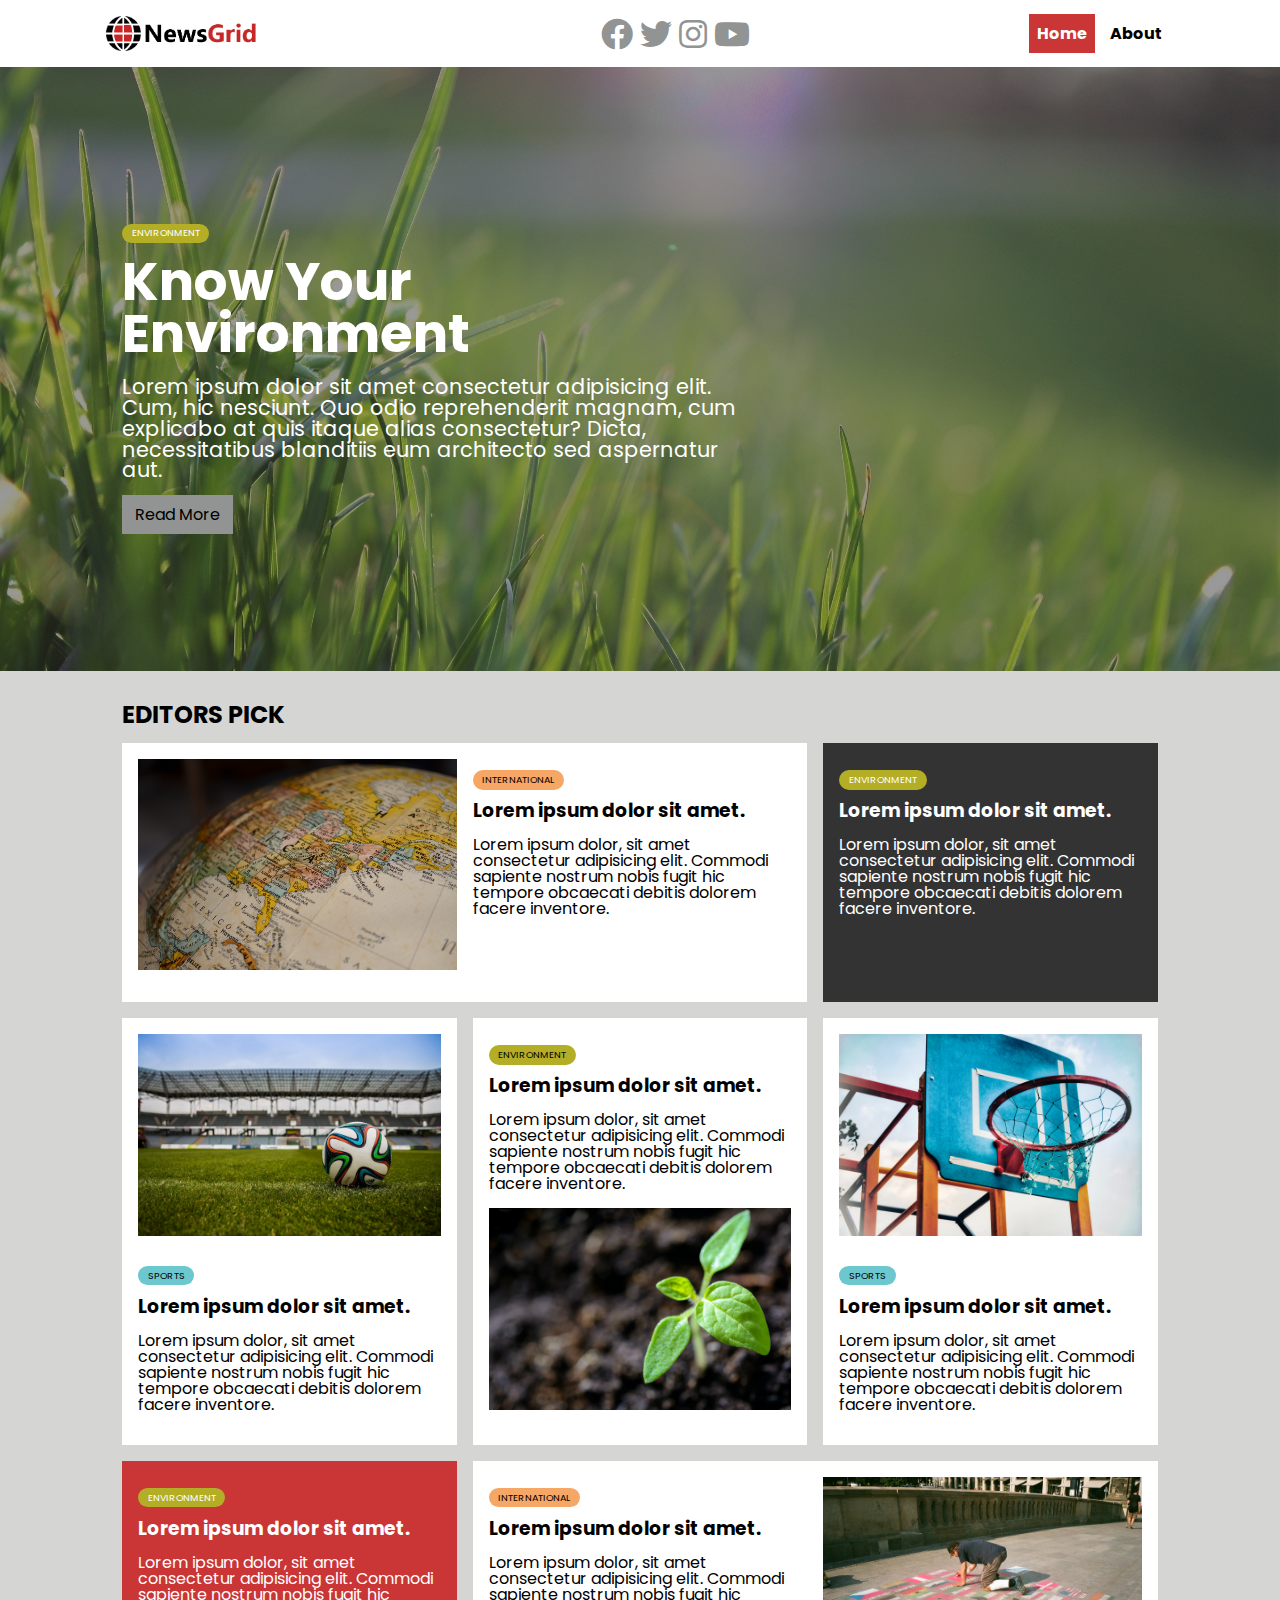
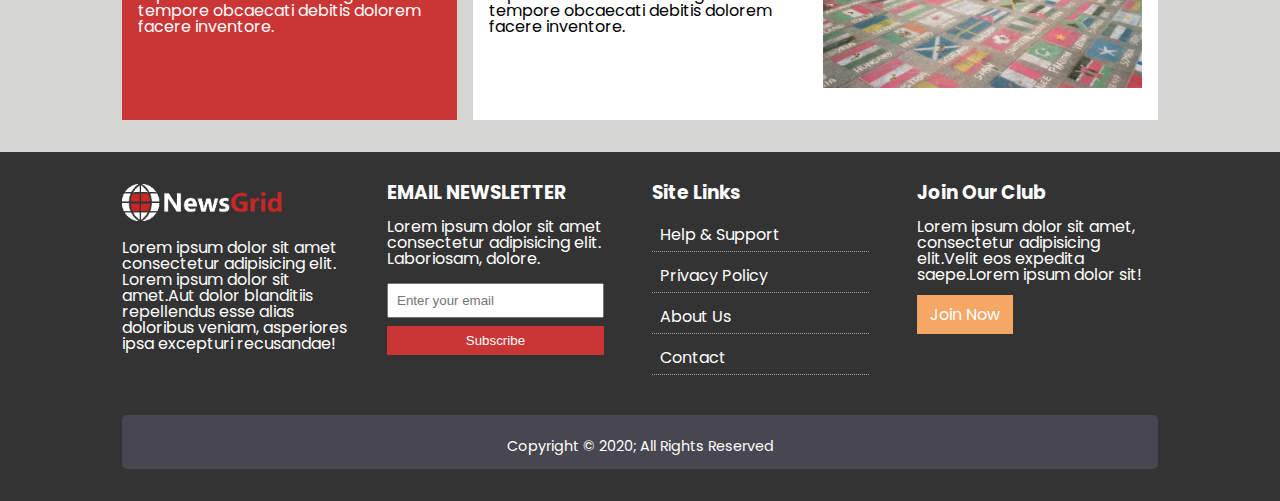
<file: index.html>
<!DOCTYPE html>
<html lang="en">
<head>
    <meta charset="UTF-8">
    <meta name="viewport" content="width=device-width, initial-scale=1.0">
    <link rel="stylesheet" href="style.css">
    <link rel="stylesheet" href="https://cdnjs.cloudflare.com/ajax/libs/font-awesome/5.14.0/css/all.min.css">
    <link rel="shortcut icon" type="image/x-icon" href="favicon.ico">
    <link href="https://fonts.googleapis.com/css2?family=Poppins:wght@300&display=swap" rel="stylesheet">
    <title> NewsGrid | Latest News</title>
</head>
<body>
    <nav id="navbar">
        <div class="container">
            <img src="/images/logo.png" alt="logo" class="logo">
            <div class="smedia">
                <a href="https://www.facebook.com/" target="_blank"><i class="fab fa-facebook fa-2x"></i></a>
                <a href="https://www.twitter.com/" target="_blank"><i class="fab fa-twitter fa-2x"></i></a>
                <a href="https://www.instagram.com/" target="_blank"><i class="fab fa-instagram fa-2x"></i></a>
                <a href="https://www.youtube.com/" target="_blank"><i class="fab fa-youtube fa-2x"></i></a>
            </div>
            <ul class="h-btn">
                <li><a class="current" href="index.html">Home</a></li>
                <li><a href="about.html">About</a></li>
            </ul>
        </div>
    </nav>

    <header id="showcase">
        <div class="container">
            <div class="showcase-container">
                <div class="showcase-content">
                    <div class="category env-ctg">ENVIRONMENT</div>
                    <h1>Know Your Environment</h1>
                    <p>
                        Lorem ipsum dolor sit amet consectetur adipisicing elit. Cum, hic nesciunt. Quo odio reprehenderit magnam, cum explicabo at quis itaque alias consectetur? Dicta, necessitatibus blanditiis eum architecto sed aspernatur aut.
                    </p>
                    <a href="article.html" class="btn btn-light">Read More</a>
                </div>
            </div>
        </div>
    </header>

    <section id="articles" class="py-1">
        <div class="container">
            <h2>EDITORS PICK</h2>
            <div class="article-container">

                <article class="parts first">
                    <img src="./images/int1.jpg" alt="international">
                    <div>
                        <div class="category int-ctg">INTERNATIONAL</div>
                        <h3><a href="article.html">Lorem ipsum dolor sit amet.</a></h3>
                        <p>
                            Lorem ipsum dolor, sit amet consectetur adipisicing elit. Commodi sapiente nostrum nobis fugit hic tempore obcaecati debitis dolorem facere inventore.
                        </p>
                    </div>
                </article>

                <article class="parts bg-dark">
                    <div class="category env-ctg">ENVIRONMENT</div>
                    <h3><a href="#">Lorem ipsum dolor sit amet.</a></h3>
                    <p>
                        Lorem ipsum dolor, sit amet consectetur adipisicing elit. Commodi sapiente nostrum nobis fugit hic tempore obcaecati debitis dolorem facere inventore.
                    </p>
                </article>

                <article class="parts">
                    <img src="./images/sports1.jpg" alt="international">
                    <div class="category spt-ctg">SPORTS</div>
                    <h3><a href="#">Lorem ipsum dolor sit amet.</a></h3>
                    <p>
                        Lorem ipsum dolor, sit amet consectetur adipisicing elit. Commodi sapiente nostrum nobis fugit hic tempore obcaecati debitis dolorem facere inventore.
                    </p>
                </article>

                <article class="parts">
                    <div class="category env-ctg">ENVIRONMENT</div>
                    <h3><a href="article.html">Lorem ipsum dolor sit amet.</a></h3>
                    <p>
                        Lorem ipsum dolor, sit amet consectetur adipisicing elit. Commodi sapiente nostrum nobis fugit hic tempore obcaecati debitis dolorem facere inventore.
                    </p>
                    <img src="./images/env1.jpg" alt="international">
                </article>

                <article class="parts">
                    <img src="./images/sports2.jpg" alt="international">
                    <div class="category spt-ctg">SPORTS</div>
                    <h3><a href="#">Lorem ipsum dolor sit amet.</a></h3>
                    <p>
                        Lorem ipsum dolor, sit amet consectetur adipisicing elit. Commodi sapiente nostrum nobis fugit hic tempore obcaecati debitis dolorem facere inventore.
                    </p>
                </article>

                <article class="parts bg-primary">
                    <div class="category env-ctg">ENVIRONMENT</div>
                    <h3><a href="#">Lorem ipsum dolor sit amet.</a></h3>
                    <p>
                        Lorem ipsum dolor, sit amet consectetur adipisicing elit. Commodi sapiente nostrum nobis fugit hic tempore obcaecati debitis dolorem facere inventore.
                    </p>
                </article>

                <article class="parts last">
                    <div>
                        <div class="category int-ctg">INTERNATIONAL</div>
                        <h3><a href="#">Lorem ipsum dolor sit amet.</a></h3>
                        <p>
                            Lorem ipsum dolor, sit amet consectetur adipisicing elit. Commodi sapiente nostrum nobis fugit hic tempore obcaecati debitis dolorem facere inventore.
                        </p>
                    </div>
                    <img src="./images/int2.jpg" alt="international">
                </article>

            </div>
        </div>
    </section>

    <footer id="foot" class="py-1">
        <div class="container foot-container">

            <div>
                <img src="./images/logo_light.png" alt="logo-light">
                <p>
                    Lorem ipsum dolor sit amet consectetur adipisicing elit. Lorem ipsum dolor sit amet.Aut dolor blanditiis repellendus esse alias doloribus veniam, asperiores ipsa excepturi recusandae!
                </p>
            </div>

            <div>
                <h3>EMAIL NEWSLETTER</h3>
                <p>
                    Lorem ipsum dolor sit amet consectetur adipisicing elit. Laboriosam, dolore.
                </p>
                <form>
                    <input type="email" placeholder="Enter your email">
                    <input type="submit" value="Subscribe" class="btn-primary btn">
                </form>
            </div>

            <div>
                <h3>Site Links</h3>
                <ul class="lists">
                    <li><a href="#">Help & Support</a></li>
                    <li><a href="#">Privacy Policy</a></li>
                    <li><a href="#">About Us</a></li>
                    <li><a href="#">Contact</a></li>
                </ul>
            </div>

            <div>
                <h3>Join Our Club</h3>
                <p>
                    Lorem ipsum dolor sit amet, consectetur adipisicing elit.Velit eos expedita saepe.Lorem ipsum dolor sit!
                </p>
                <a href="#" class="btn btn-secondary">Join Now</a>
            </div>

            <div class="span-div">
                <p>
                    Copyright &copy; 2020; All Rights Reserved
                </p>
            </div>
        </div>
    </footer>

</body>
</html>
</file>
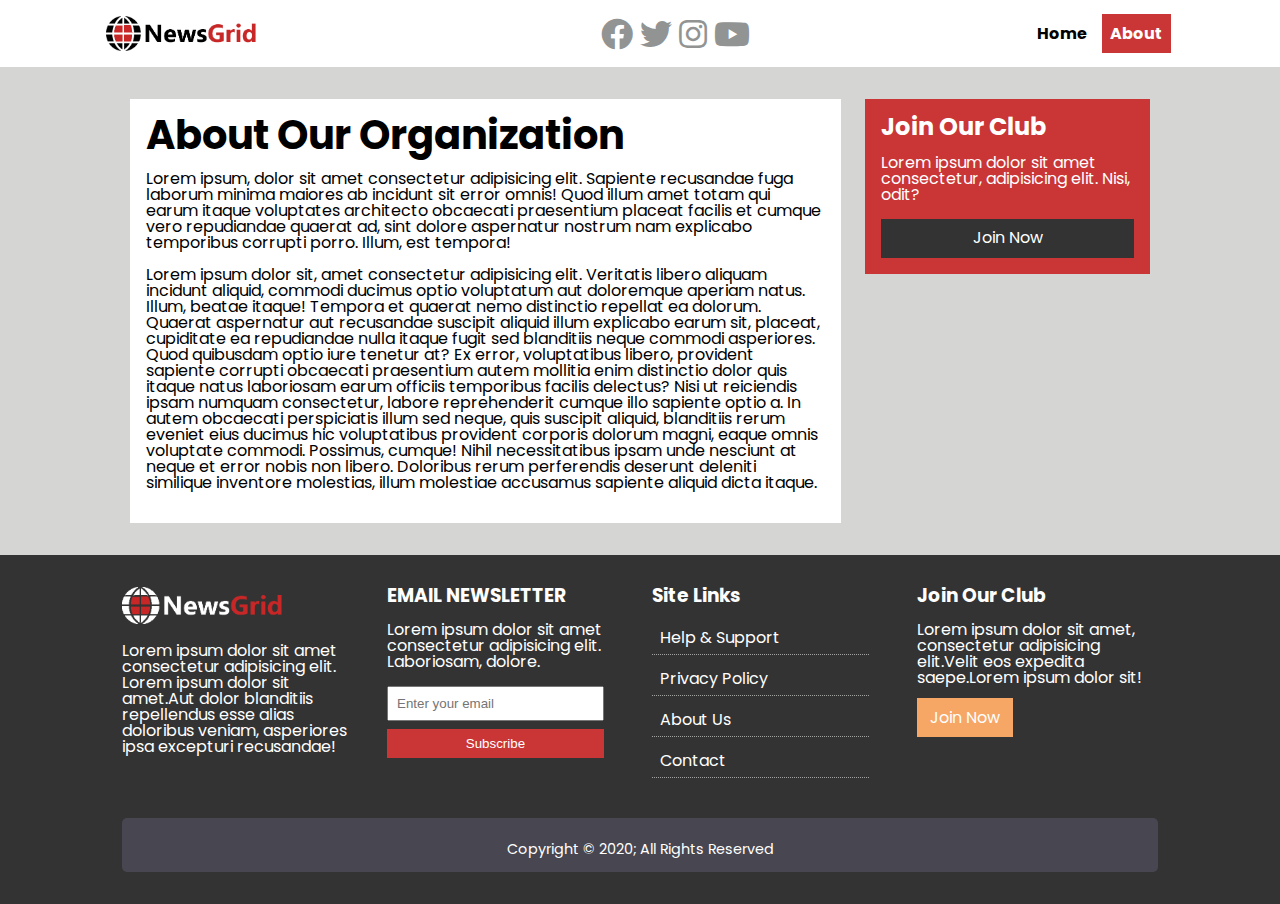
<file: about.html>
<!DOCTYPE html>
<html lang="en">
<head>
    <meta charset="UTF-8">
    <meta name="viewport" content="width=device-width, initial-scale=1.0">
    <link rel="stylesheet" href="style.css">
    <link rel="stylesheet" href="https://cdnjs.cloudflare.com/ajax/libs/font-awesome/5.14.0/css/all.min.css">
    <link rel="shortcut icon" type="image/x-icon" href="favicon.ico">
    <link href="https://fonts.googleapis.com/css2?family=Poppins:wght@300&display=swap" rel="stylesheet">
    <title> NewsGrid | About</title>
</head>
<body>
    <nav id="navbar">
        <div class="container">
            <img src="/images/logo.png" alt="logo" class="logo">
            <div class="smedia">
                <a href="https://www.facebook.com/" target="_blank"><i class="fab fa-facebook fa-2x"></i></a>
                <a href="https://www.twitter.com/" target="_blank"><i class="fab fa-twitter fa-2x"></i></a>
                <a href="https://www.instagram.com/" target="_blank"><i class="fab fa-instagram fa-2x"></i></a>
                <a href="https://www.youtube.com/" target="_blank"><i class="fab fa-youtube fa-2x"></i></a>
            </div>
            <ul class="h-btn">
                <li><a href="index.html">Home</a></li>
                <li><a href="about.html" class="current">About</a></li>
            </ul>
        </div>
    </nav>

    <section id="about">
        <div class="container page-container p-1">
            <article class="parts">
                <h1>About Our Organization</h1>
                <p>
                    Lorem ipsum, dolor sit amet consectetur adipisicing elit. Sapiente recusandae fuga laborum minima maiores ab incidunt sit error omnis! Quod illum amet totam qui earum itaque voluptates architecto obcaecati praesentium placeat facilis et cumque vero repudiandae quaerat ad, sint dolore aspernatur nostrum nam explicabo temporibus corrupti porro. Illum, est tempora!
                </p>
                <p>
                    Lorem ipsum dolor sit, amet consectetur adipisicing elit. Veritatis libero aliquam incidunt aliquid, commodi ducimus optio voluptatum aut doloremque aperiam natus. Illum, beatae itaque! Tempora et quaerat nemo distinctio repellat ea dolorum. Quaerat aspernatur aut recusandae suscipit aliquid illum explicabo earum sit, placeat, cupiditate ea repudiandae nulla itaque fugit sed blanditiis neque commodi asperiores. Quod quibusdam optio iure tenetur at? Ex error, voluptatibus libero, provident sapiente corrupti obcaecati praesentium autem mollitia enim distinctio dolor quis itaque natus laboriosam earum officiis temporibus facilis delectus? Nisi ut reiciendis ipsam numquam consectetur, labore reprehenderit cumque illo sapiente optio a. In autem obcaecati perspiciatis illum sed neque, quis suscipit aliquid, blanditiis rerum eveniet eius ducimus hic voluptatibus provident corporis dolorum magni, eaque omnis voluptate commodi. Possimus, cumque! Nihil necessitatibus ipsam unde nesciunt at neque et error nobis non libero. Doloribus rerum perferendis deserunt deleniti similique inventore molestias, illum molestiae accusamus sapiente aliquid dicta itaque.
                </p>
            </article>
            <aside class="parts bg-primary">
                <h2>Join Our Club</h2>
                <p>
                    Lorem ipsum dolor sit amet consectetur, adipisicing elit. Nisi, odit?
                </p>
                <a href="#" class="btn">Join Now</a>
            </aside>
        </div>
    </section>

    <footer id="foot" class="py-1">
        <div class="container foot-container">

            <div>
                <img src="./images/logo_light.png" alt="logo-light">
                <p>
                    Lorem ipsum dolor sit amet consectetur adipisicing elit. Lorem ipsum dolor sit amet.Aut dolor blanditiis repellendus esse alias doloribus veniam, asperiores ipsa excepturi recusandae!
                </p>
            </div>

            <div>
                <h3>EMAIL NEWSLETTER</h3>
                <p>
                    Lorem ipsum dolor sit amet consectetur adipisicing elit. Laboriosam, dolore.
                </p>
                <form>
                    <input type="email" placeholder="Enter your email">
                    <input type="submit" value="Subscribe" class="btn-primary btn">
                </form>
            </div>

            <div>
                <h3>Site Links</h3>
                <ul class="lists">
                    <li><a href="#">Help & Support</a></li>
                    <li><a href="#">Privacy Policy</a></li>
                    <li><a href="#">About Us</a></li>
                    <li><a href="#">Contact</a></li>
                </ul>
            </div>

            <div>
                <h3>Join Our Club</h3>
                <p>
                    Lorem ipsum dolor sit amet, consectetur adipisicing elit.Velit eos expedita saepe.Lorem ipsum dolor sit!
                </p>
                <a href="#" class="btn btn-secondary">Join Now</a>
            </div>

            <div class="span-div">
                <p>
                    Copyright &copy; 2020; All Rights Reserved
                </p>
            </div>
        </div>
    </footer>

</body>
</html>
</file>
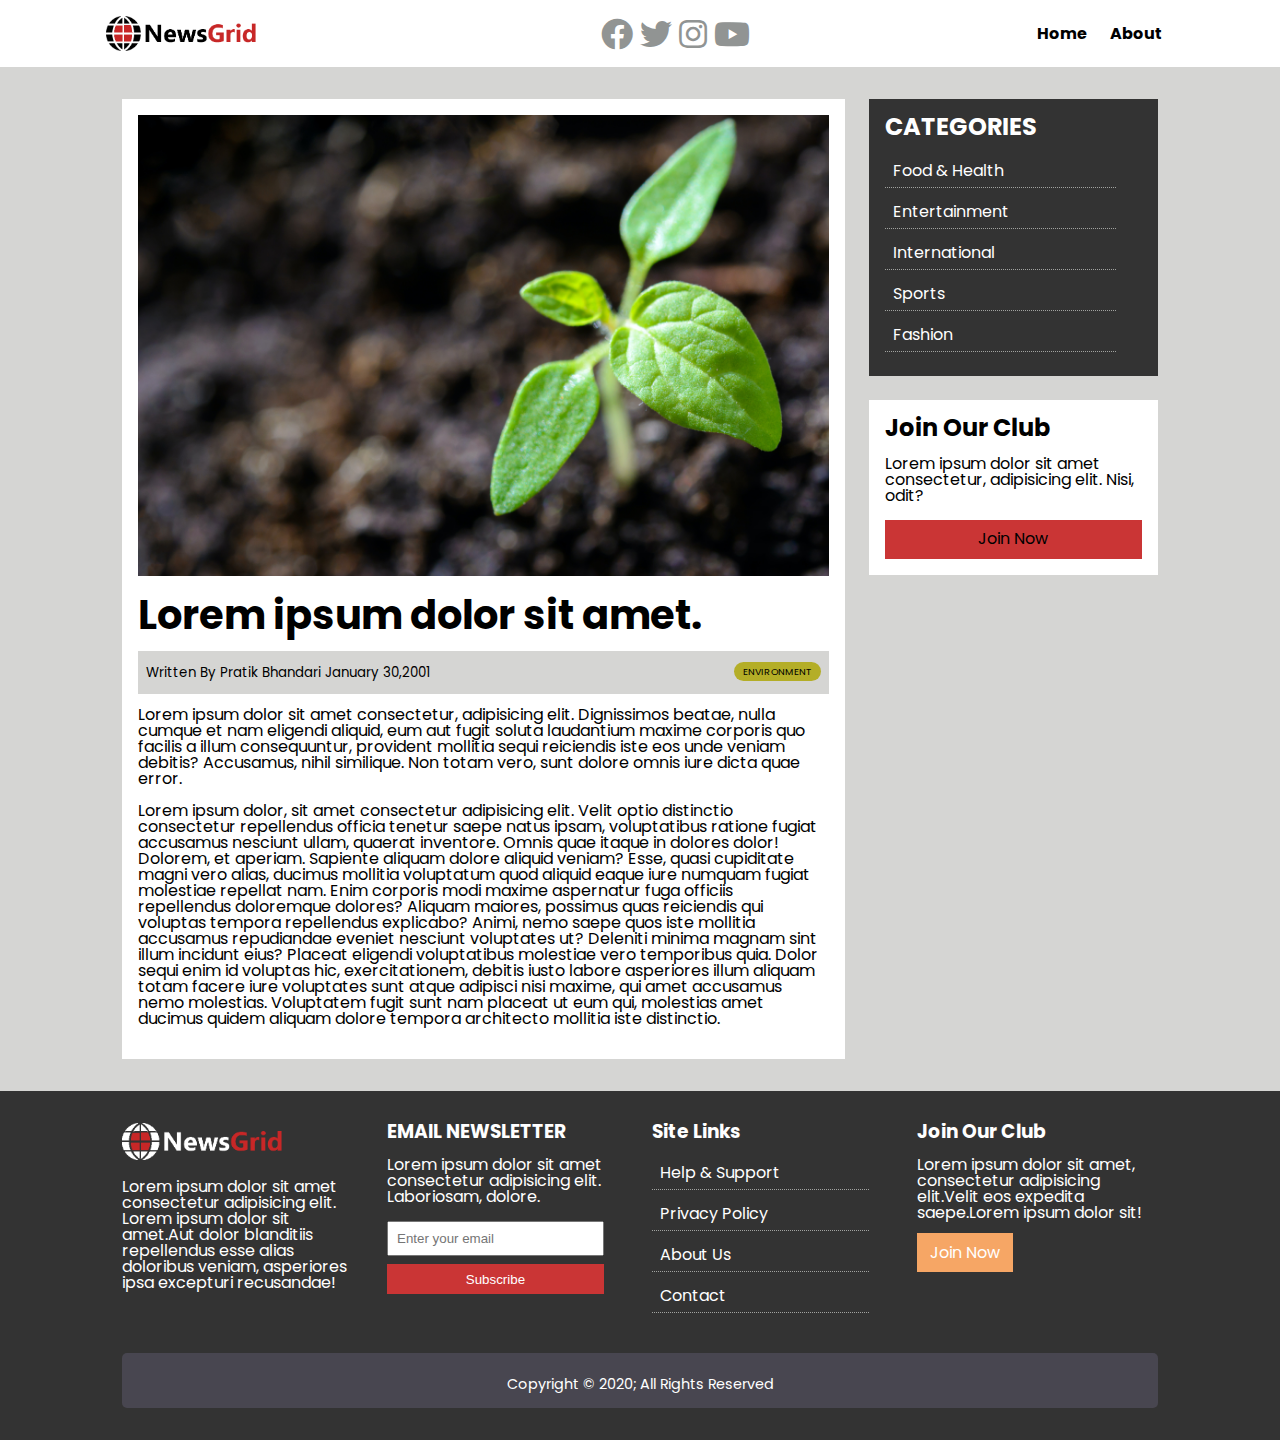
<file: article.html>
<!DOCTYPE html>
<html lang="en">
<head>
    <meta charset="UTF-8">
    <meta name="viewport" content="width=device-width, initial-scale=1.0">
    <link rel="stylesheet" href="style.css">
    <link rel="stylesheet" href="https://cdnjs.cloudflare.com/ajax/libs/font-awesome/5.14.0/css/all.min.css">
    <link rel="shortcut icon" type="image/x-icon" href="favicon.ico">
    <link href="https://fonts.googleapis.com/css2?family=Poppins:wght@300&display=swap" rel="stylesheet">
    <title> NewsGrid | EnvironmentSection</title>
</head>
<body>
    <nav id="navbar">
        <div class="container">
            <img src="/images/logo.png" alt="logo" class="logo">
            <div class="smedia">
                <a href="https://www.facebook.com/" target="_blank"><i class="fab fa-facebook fa-2x"></i></a>
                <a href="https://www.twitter.com/" target="_blank"><i class="fab fa-twitter fa-2x"></i></a>
                <a href="https://www.instagram.com/" target="_blank"><i class="fab fa-instagram fa-2x"></i></a>
                <a href="https://www.youtube.com/" target="_blank"><i class="fab fa-youtube fa-2x"></i></a>
            </div>
            <ul class="h-btn">
                <li><a href="index.html">Home</a></li>
                <li><a href="about.html">About</a></li>
            </ul>
        </div>
    </nav>

    <section id="articles" class="py-1">
        <div class="container page-container">
            <article class="parts">
                <img src="./images/env1.jpg" alt="environment">
                <h1>Lorem ipsum dolor sit amet.</h1>
                <div class="meta">
                    <small>
                        Written By Pratik Bhandari January 30,2001
                    </small>
                    <div class="category env-ctg">ENVIRONMENT</div>
                </div>
                <p>
                    Lorem ipsum dolor sit amet consectetur, adipisicing elit. Dignissimos beatae, nulla cumque et nam eligendi aliquid, eum aut fugit soluta laudantium maxime corporis quo facilis a illum consequuntur, provident mollitia sequi reiciendis iste eos unde veniam debitis? Accusamus, nihil similique. Non totam vero, sunt dolore omnis iure dicta quae error.
                </p>
                <p>
                    Lorem ipsum dolor, sit amet consectetur adipisicing elit. Velit optio distinctio consectetur repellendus officia tenetur saepe natus ipsam, voluptatibus ratione fugiat accusamus nesciunt ullam, quaerat inventore. Omnis quae itaque in dolores dolor! Dolorem, et aperiam. Sapiente aliquam dolore aliquid veniam? Esse, quasi cupiditate magni vero alias, ducimus mollitia voluptatum quod aliquid eaque iure numquam fugiat molestiae repellat nam. Enim corporis modi maxime aspernatur fuga officiis repellendus doloremque dolores? Aliquam maiores, possimus quas reiciendis qui voluptas tempora repellendus explicabo? Animi, nemo saepe quos iste mollitia accusamus repudiandae eveniet nesciunt voluptates ut? Deleniti minima magnam sint illum incidunt eius? Placeat eligendi voluptatibus molestiae vero temporibus quia. Dolor sequi enim id voluptas hic, exercitationem, debitis iusto labore asperiores illum aliquam totam facere iure voluptates sunt atque adipisci nisi maxime, qui amet accusamus nemo molestias. Voluptatem fugit sunt nam placeat ut eum qui, molestias amet ducimus quidem aliquam dolore tempora architecto mollitia iste distinctio.
                </p>
            </article>

            <aside>
               <div  class="parts bg-dark">
                    <h2>CATEGORIES</h2>
                    <ul class="lists">
                        <li><a href="#">Food & Health</a></li>
                        <li><a href="#">Entertainment</a></li>
                        <li><a href="#">International</a></li>
                        <li><a href="#">Sports</a></li>
                        <li><a href="#">Fashion</a></li>
                    </ul>
               </div>
               <div  class="parts">
                    <h2>Join Our Club</h2>
                    <p>
                        Lorem ipsum dolor sit amet consectetur, adipisicing elit. Nisi, odit?
                    </p>
                    <a href="#" class="btn">Join Now</a>
               </div>
            </aside>
        </div>
    </section>

    <footer id="foot" class="py-1">
        <div class="container foot-container">

            <div>
                <img src="./images/logo_light.png" alt="logo-light">
                <p>
                    Lorem ipsum dolor sit amet consectetur adipisicing elit. Lorem ipsum dolor sit amet.Aut dolor blanditiis repellendus esse alias doloribus veniam, asperiores ipsa excepturi recusandae!
                </p>
            </div>

            <div>
                <h3>EMAIL NEWSLETTER</h3>
                <p>
                    Lorem ipsum dolor sit amet consectetur adipisicing elit. Laboriosam, dolore.
                </p>
                <form>
                    <input type="email" placeholder="Enter your email">
                    <input type="submit" value="Subscribe" class="btn-primary btn">
                </form>
            </div>

            <div>
                <h3>Site Links</h3>
                <ul class="lists">
                    <li><a href="#">Help & Support</a></li>
                    <li><a href="#">Privacy Policy</a></li>
                    <li><a href="#">About Us</a></li>
                    <li><a href="#">Contact</a></li>
                </ul>
            </div>

            <div>
                <h3>Join Our Club</h3>
                <p>
                    Lorem ipsum dolor sit amet, consectetur adipisicing elit.Velit eos expedita saepe.Lorem ipsum dolor sit!
                </p>
                <a href="#" class="btn btn-secondary">Join Now</a>
            </div>

            <div class="span-div">
                <p>
                    Copyright &copy; 2020; All Rights Reserved
                </p>
            </div>
        </div>
    </footer>

</body>
</html>
</file>
<file: style.css>
*{
    margin:0;
    padding:0;
    box-sizing: border-box;
}

body{
    font-family: 'Poppins', sans-serif;
    background: #D5D5D3;
    line-height: 1;
}

h1,h2,h3,h4,h5,h6,p{
    margin-bottom:1rem;
}

a{
    text-decoration: none;
    color:#000;
}

p{
    margin-bottom:1rem;
}

/* Utility Class */
.container{
    max-width:1100px;
    margin:auto;
    padding:0 2rem;
    overflow: hidden;
}

.category{
    display:inline-block;
    font-size: 0.6rem;
    padding:0.3rem 0.6rem;
    border-radius: 15px;
    margin-bottom: 0.8rem;
    margin-top: 0.5rem;
}

.env-ctg{
    background: #B4AE27;
}
.int-ctg{
    background: #F6A665;
}
.spt-ctg{
    background: #6DC7CE;
}

.btn{    
    padding:0.5rem 0.8rem;
    border:none;
}

.btn:hover{
    opacity:0.9;
}

.btn-light{
    background:#919493;
    color:#000;
}

.btn-primary{
    background: #CA3535;
    color:#fff;
}

.btn-secondary{
    color:#fff;
    background:#F6A665;
}

.parts{
    background: #fff;
    padding:1rem;
}

.bg-dark{
    background: #333333;
    color:#fff;
}

.bg-primary{
    background: #CA3535;
    color:#fff;
}

.bg-dark a,
.bg-primary a{
    color:#fff;
}

.py-1{padding: 2rem 0}
.py-2{padding: 1.5rem 0}
.py-3{padding: 1rem 0}
.p-1{padding: 2rem 2.5rem}

.lists li{
    border-bottom:1px dotted #A1A3A0;
    list-style: none;
    padding:0.5rem;
    margin-bottom: 0.5rem;
    width:90%;
}

.lists li a{
    color:#fff;
}

.lists li a:hover{
    color:#CA3535;
}

/* Navbar */
#navbar{
    background: #fff;
    position:sticky;
    top:0;
}

#navbar .container{
    display: grid;
    grid-template-columns:6fr 4fr 3fr;
    padding:1rem;
    align-items: center;
}

#navbar img{
    width:150px;
}

.smedia i{
    color:#919493;
    margin:0.1rem;
}

#navbar ul{
    display:flex;
    justify-self: end;
}

#navbar ul li{
    list-style: none;
    margin:0 0.2rem;
}

#navbar ul li a{ 
    padding:0.5rem;
    font-weight: bold;
}

#navbar ul li a.current{
    background: #CA3535;
    color:#fff;
}

#navbar ul li a:hover{
    background: #E6E6E6;
    color:#000;
}

/* Showcase */
#showcase{
    color:#fff;
    background: #333;
    position:relative;
    padding:2rem;
}

#showcase::before{
    content:'';
    background: url('./images/env.jpg') no-repeat center center/cover;
    position: absolute;
    top:0;
    left:0;
    width:100%;
    height:100%;
    opacity:0.5;
}

#showcase .showcase-container{
    display:grid;
    grid-template-columns:1.5fr 1fr;
    align-content: center;
    height:60vh;
}

#showcase .showcase-content{
    z-index:1;
}

#showcase .showcase-content h1{
    font-size: 3.3rem;
}

#showcase .showcase-content p{
    margin-bottom: 1.6rem;
    font-size: 1.3rem;
}

/* Articles */
#articles .article-container{
    display: grid;
    grid-template-columns:repeat(3,1fr);
    grid-gap:1rem;
}

#articles .article-container .article{
    align-items:center;
}

#articles .article-container .first,
#articles .article-container .last {
    display:grid;
    grid-template-columns:repeat(2,1fr);
    grid-gap:1rem;
    grid-column:1 /span 2;
    
}

#articles .article-container .last{
    grid-column:2 /span 2;
}

article img{
    width:100%;
}

#articles .article-container .first img,
#articles .article-container .last img{
    align-self: center;
}

/* Footer */
#foot{
    background: #333333;
    color:#fff;
}

#foot .foot-container{
    display: grid;
    grid-template-columns: repeat(4,1fr);
    grid-gap:1.5rem;
}

#foot img{
    width:160px;
    margin-bottom:1rem;
}

#foot form input[type='email']{
    padding:0.5rem;
    width:90%;
    margin-bottom: 0.5rem;
}

#foot form input[type='submit']{
    padding:0.45rem;
    width:90%;
    cursor: pointer;
}

#foot .foot-container :nth-child(4) p{
    margin-bottom: 1.5rem;
}

#foot .span-div{
    background:#484650;
    grid-column:1 /span 4;
    padding-top:1.5rem;
    font-size: 0.9rem;
    text-align: center;
    border-radius:5px;
    margin-top:0.5rem;
}

/* About Page (css can be included in utility class as it can use again if another page is added) */
.page-container{
    display: grid;
    grid-template-columns:5fr 2fr;
    grid-gap: 1.5rem;
}

.page-container aside{
    height: min-content;
}

.page-container article h1{
    font-size:2.5rem;
}

.page-container aside .btn{
    display: inline-block;
    background: #333;
    text-align: center;
    padding:0.7rem;
    width:100%;
}

/* Article */
#articles img{
    margin-bottom: 1rem;
}

.meta{
    background-color: #D5D5D3;
    padding:0rem 0.5rem;
    display: flex;
    justify-content: space-between;
    align-items: center;
    margin-bottom:0.8rem;
}

#articles aside div{
    margin-bottom: 1.5rem;
}

#articles .category{
    margin-top: 0.7rem;
}

#articles .btn{
    background: #CA3535;
}

/* Responsive */
@media(max-width:900px){
    #showcase .showcase-content h1{
        font-size: 3rem;
    }
    
    #showcase .showcase-content p{
        font-size: 1.2rem;
    }
}

@media(max-width:775px){
    .smedia{
        display: none;
    }
    #navbar .container{
        grid-template-columns:1fr;
    }
    #navbar img,
    #navbar ul{
        justify-self: center;
    }
    #navbar img{
        margin-bottom: 1.3rem;
    }
    #navbar ul li a{
        padding:0.3rem;
    }

    #showcase .showcase-content h1{
        font-size:2.5rem;
    } 
    #showcase .showcase-content p{
        font-size: 1.1rem;
    }

    #articles .article-container{
        grid-template-columns:repeat(2,1fr);
    }
    #articles .article-container .first,
    #articles .article-container .last {
        grid-template-columns:1fr;
        grid-column:1 ;
    }
    #articles .article-container .first img,
    #articles .article-container .last p{
        margin-bottom: 0.1rem;
    }

    #foot .foot-container{
        grid-template-columns: 1fr;
    }
    #foot .span-div{
        grid-column:1 ;
    }   
    #foot .foot-container > :first-child,
    #foot .foot-container > :nth-child(2){
        border-bottom: 1px dotted #919493;
        padding-bottom:1rem;
    }

    .page-container{
        grid-template-columns:1fr;
    }
}

@media(max-width:680px){
    #showcase .showcase-container{
        grid-template-columns:1fr;
    }

    #articles .article-container{
        grid-template-columns:1fr;
    }   
}

@media(max-width:550px){
    #showcase .showcase-content h1,
    .page-container article h1{
        font-size:1.8rem;
    }
    #showcase .showcase-content p,
    .page-container article p,
    .page-container aside p,
    #articles p,
    #foot p{
        font-size: 0.99rem;
    }
    .meta{
        padding:0.5rem;
        font-size:0.8rem;
    }
}
</file>
